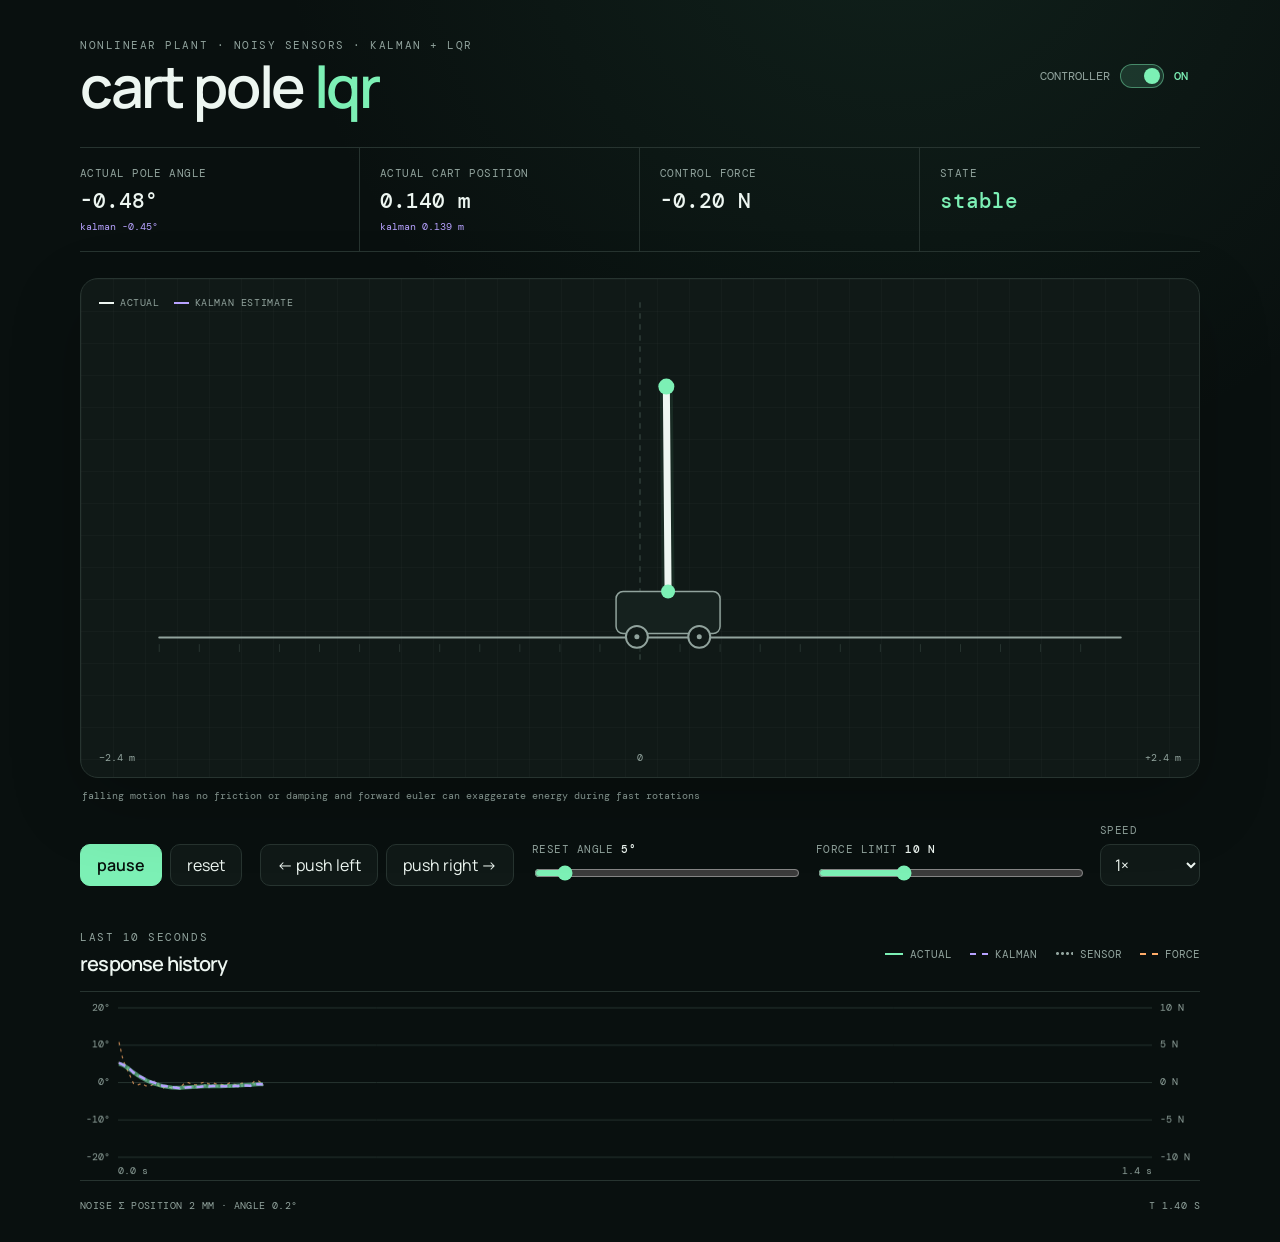
<file: animation/index.html>
<!DOCTYPE html>
<html lang="en">
<head>
    <meta charset="UTF-8">
    <meta name="viewport" content="width=device-width, initial-scale=1.0">
    <title>cart pole lqr</title>
    <link rel="preconnect" href="https://fonts.googleapis.com">
    <link rel="preconnect" href="https://fonts.gstatic.com" crossorigin>
    <link href="https://fonts.googleapis.com/css2?family=DM+Mono:wght@400;500&family=Manrope:wght@400;500;600;700&display=swap" rel="stylesheet">
    <link rel="stylesheet" href="style.css">
</head>
<body>
    <main class="app">
        <header class="topbar">
            <div>
                <p class="eyebrow">nonlinear plant · noisy sensors · kalman + lqr</p>
                <h1>cart pole <span>lqr</span></h1>
            </div>

            <div class="controller-switch">
                <span>controller</span>
                <label class="switch">
                    <input id="controller-toggle" type="checkbox" checked>
                    <span class="switch-track"></span>
                </label>
                <strong id="controller-state">on</strong>
            </div>
        </header>

        <section class="readouts" aria-label="current system state">
            <article>
                <span>actual pole angle</span>
                <strong id="angle-value">5.00°</strong>
                <small id="angle-estimate">kalman 0.00°</small>
            </article>
            <article>
                <span>actual cart position</span>
                <strong id="position-value">0.000 m</strong>
                <small id="position-estimate">kalman 0.000 m</small>
            </article>
            <article>
                <span>control force</span>
                <strong id="force-value">0.00 N</strong>
            </article>
            <article>
                <span>state</span>
                <strong id="status-value" class="status settling">settling</strong>
            </article>
        </section>

        <section class="stage-shell">
            <canvas id="sim-canvas" aria-label="animated cart pole simulation"></canvas>
            <div class="stage-legend">
                <span><i class="actual-key"></i>actual</span>
                <span><i class="estimate-key dashed"></i>kalman estimate</span>
            </div>
            <div class="stage-label left">−2.4 m</div>
            <div class="stage-label center">0</div>
            <div class="stage-label right">+2.4 m</div>
            <div id="paused-label" class="paused-label hidden">paused</div>
        </section>

        <p class="sim-note">falling motion has no friction or damping and forward euler can exaggerate energy during fast rotations</p>

        <section class="controls" aria-label="simulation controls">
            <div class="button-group">
                <button id="pause-button" class="button primary" type="button">pause</button>
                <button id="reset-button" class="button" type="button">reset</button>
            </div>

            <div class="button-group pushes">
                <button id="push-left" class="button" type="button">← push left</button>
                <button id="push-right" class="button" type="button">push right →</button>
            </div>

            <label class="field" for="angle-input">
                <span>reset angle <strong id="reset-angle-value">5°</strong></span>
                <input id="angle-input" type="range" min="1" max="45" value="5" step="0.5">
            </label>

            <label class="field" for="force-input">
                <span>force limit <strong id="force-limit-value">10 N</strong></span>
                <input id="force-input" type="range" min="1" max="30" value="10" step="0.5">
            </label>

            <label class="field compact" for="speed-input">
                <span>speed</span>
                <select id="speed-input">
                    <option value="0.5">0.5×</option>
                    <option value="1" selected>1×</option>
                    <option value="2">2×</option>
                </select>
            </label>
        </section>

        <section class="history">
            <div class="history-head">
                <div>
                    <p class="eyebrow">last 10 seconds</p>
                    <h2>response history</h2>
                </div>
                <div class="legend" aria-label="chart legend">
                    <span><i class="angle-key"></i>actual</span>
                    <span><i class="estimate-key"></i>kalman</span>
                    <span><i class="sensor-key"></i>sensor</span>
                    <span><i class="force-key"></i>force</span>
                </div>
            </div>
            <canvas id="chart-canvas" aria-label="angle and control force history"></canvas>
        </section>

        <footer>
            <span>noise σ position 2 mm · angle 0.2°</span>
            <span id="time-value">t 0.00 s</span>
        </footer>
    </main>

    <script src="sim.js"></script>
</body>
</html>
</file>
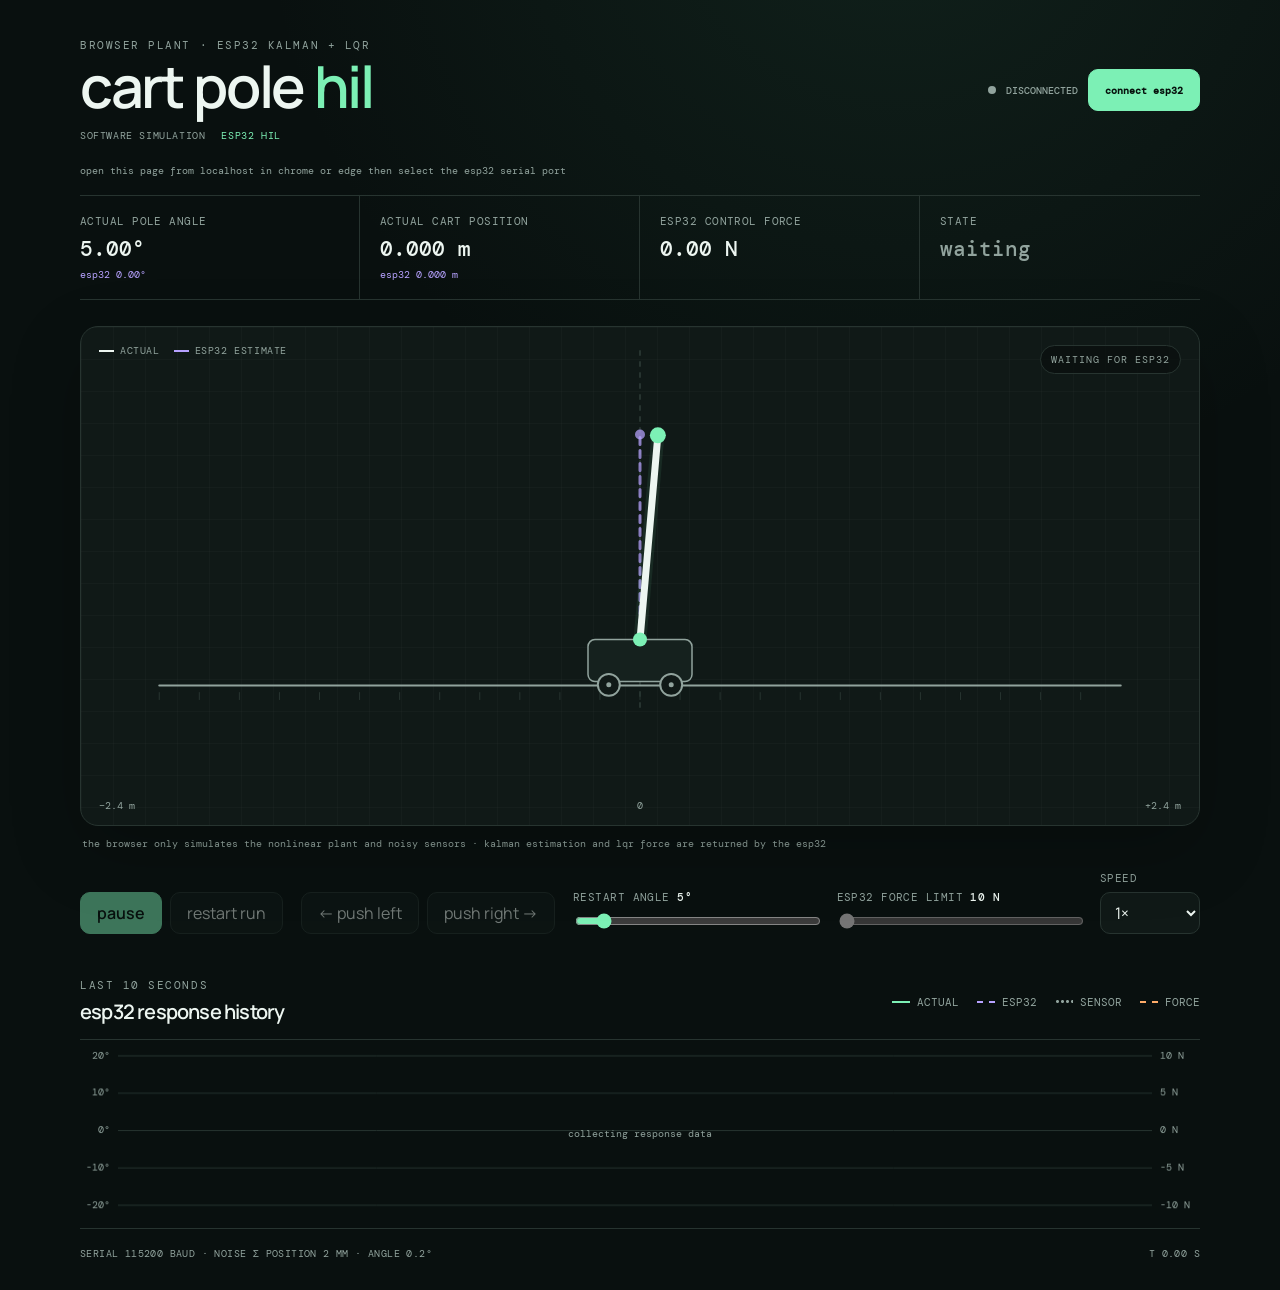
<file: animation/esp32.html>
<!DOCTYPE html>
<html lang="en">
<head>
    <meta charset="UTF-8">
    <meta name="viewport" content="width=device-width, initial-scale=1.0">
    <title>cart pole esp32 hil</title>
    <link rel="preconnect" href="https://fonts.googleapis.com">
    <link rel="preconnect" href="https://fonts.gstatic.com" crossorigin>
    <link href="https://fonts.googleapis.com/css2?family=DM+Mono:wght@400;500&family=Manrope:wght@400;500;600;700&display=swap" rel="stylesheet">
    <link rel="stylesheet" href="style.css">
</head>
<body data-mode="esp32">
    <main class="app">
        <header class="topbar">
            <div>
                <p class="eyebrow">browser plant · esp32 kalman + lqr</p>
                <h1>cart pole <span>hil</span></h1>
                <nav class="mode-nav" aria-label="simulation mode">
                    <a href="index.html">software simulation</a>
                    <span class="active">esp32 hil</span>
                </nav>
            </div>

            <div class="connection-panel">
                <span id="connection-dot" class="connection-dot"></span>
                <strong id="connection-state">disconnected</strong>
                <button id="connect-button" class="button primary" type="button">connect esp32</button>
            </div>
        </header>

        <p id="serial-message" class="serial-message">open this page from localhost in chrome or edge then select the esp32 serial port</p>

        <section class="readouts" aria-label="current system state">
            <article>
                <span>actual pole angle</span>
                <strong id="angle-value">5.00°</strong>
                <small id="angle-estimate">esp32 0.00°</small>
            </article>
            <article>
                <span>actual cart position</span>
                <strong id="position-value">0.000 m</strong>
                <small id="position-estimate">esp32 0.000 m</small>
            </article>
            <article>
                <span>esp32 control force</span>
                <strong id="force-value">0.00 N</strong>
            </article>
            <article>
                <span>state</span>
                <strong id="status-value" class="status waiting">waiting</strong>
            </article>
        </section>

        <section class="stage-shell">
            <canvas id="sim-canvas" aria-label="esp32 hardware in the loop cart pole simulation"></canvas>
            <div class="stage-legend">
                <span><i class="actual-key"></i>actual</span>
                <span><i class="estimate-key dashed"></i>esp32 estimate</span>
            </div>
            <div class="stage-label left">−2.4 m</div>
            <div class="stage-label center">0</div>
            <div class="stage-label right">+2.4 m</div>
            <div id="paused-label" class="paused-label">waiting for esp32</div>
        </section>

        <p class="sim-note">the browser only simulates the nonlinear plant and noisy sensors · kalman estimation and lqr force are returned by the esp32</p>

        <section class="controls" aria-label="simulation controls">
            <div class="button-group">
                <button id="pause-button" class="button primary" type="button" disabled>pause</button>
                <button id="reset-button" class="button" type="button" disabled>restart run</button>
            </div>

            <div class="button-group pushes">
                <button id="push-left" class="button" type="button" disabled>← push left</button>
                <button id="push-right" class="button" type="button" disabled>push right →</button>
            </div>

            <label class="field" for="angle-input">
                <span>restart angle <strong id="reset-angle-value">5°</strong></span>
                <input id="angle-input" type="range" min="1" max="45" value="5" step="0.5">
            </label>

            <label class="field" for="force-input">
                <span>esp32 force limit <strong id="force-limit-value">10 N</strong></span>
                <input id="force-input" type="range" min="10" max="10" value="10" step="1" disabled>
            </label>

            <label class="field compact" for="speed-input">
                <span>speed</span>
                <select id="speed-input">
                    <option value="0.5">0.5×</option>
                    <option value="1" selected>1×</option>
                    <option value="2">2×</option>
                </select>
            </label>
        </section>

        <section class="history">
            <div class="history-head">
                <div>
                    <p class="eyebrow">last 10 seconds</p>
                    <h2>esp32 response history</h2>
                </div>
                <div class="legend" aria-label="chart legend">
                    <span><i class="angle-key"></i>actual</span>
                    <span><i class="estimate-key"></i>esp32</span>
                    <span><i class="sensor-key"></i>sensor</span>
                    <span><i class="force-key"></i>force</span>
                </div>
            </div>
            <canvas id="chart-canvas" aria-label="actual state and esp32 response history"></canvas>
        </section>

        <footer>
            <span>serial 115200 baud · noise σ position 2 mm · angle 0.2°</span>
            <span id="time-value">t 0.00 s</span>
        </footer>
    </main>

    <input id="controller-toggle" type="checkbox" checked hidden>
    <span id="controller-state" hidden>on</span>
    <script src="sim.js"></script>
</body>
</html>
</file>
<file: animation/style.css>
:root {
    color-scheme: dark;
    --background: #09100f;
    --surface: #101917;
    --surface-raised: #15211e;
    --line: #273430;
    --text: #edf6f1;
    --muted: #91a39d;
    --green: #7cf0b5;
    --green-soft: rgba(124, 240, 181, 0.14);
    --purple: #b7a2ff;
    --orange: #ffac69;
    --red: #ff7777;
}

* {
    box-sizing: border-box;
}

body {
    margin: 0;
    min-width: 320px;
    min-height: 100vh;
    background:
        radial-gradient(circle at 70% -10%, rgba(55, 122, 91, 0.16), transparent 38%),
        var(--background);
    color: var(--text);
    font-family: "Manrope", sans-serif;
}

button,
input,
select {
    font: inherit;
}

.app {
    width: min(1120px, calc(100% - 32px));
    margin: 0 auto;
    padding: 38px 0 30px;
}

.topbar,
.history-head,
footer {
    display: flex;
    align-items: center;
    justify-content: space-between;
    gap: 20px;
}

.eyebrow {
    margin: 0 0 6px;
    color: var(--muted);
    font-family: "DM Mono", monospace;
    font-size: 11px;
    letter-spacing: 0.14em;
    text-transform: uppercase;
}

h1,
h2 {
    margin: 0;
    font-weight: 600;
    letter-spacing: -0.04em;
}

h1 {
    font-size: clamp(32px, 6vw, 58px);
    line-height: 0.95;
}

h1 span {
    color: var(--green);
}

.mode-nav {
    display: flex;
    gap: 16px;
    margin-top: 16px;
    font-family: "DM Mono", monospace;
    font-size: 10px;
    letter-spacing: 0.06em;
    text-transform: uppercase;
}

.mode-nav a,
.mode-nav span {
    color: var(--muted);
    text-decoration: none;
}

.mode-nav a:hover {
    color: var(--text);
}

.mode-nav .active {
    color: var(--green);
}

h2 {
    font-size: 20px;
}

.controller-switch {
    display: flex;
    align-items: center;
    gap: 10px;
    color: var(--muted);
    font-family: "DM Mono", monospace;
    font-size: 12px;
    text-transform: uppercase;
}

.controller-switch strong {
    min-width: 26px;
    color: var(--green);
    font-weight: 500;
}

.connection-panel {
    display: flex;
    align-items: center;
    justify-content: flex-end;
    gap: 10px;
    flex-wrap: wrap;
    font-family: "DM Mono", monospace;
    font-size: 10px;
    text-transform: uppercase;
}

.connection-panel strong {
    color: var(--muted);
    font-weight: 500;
}

.connection-dot {
    width: 8px;
    height: 8px;
    border-radius: 50%;
    background: var(--muted);
}

.connection-dot.connected {
    background: var(--green);
    box-shadow: 0 0 16px rgba(124, 240, 181, 0.65);
}

.serial-message {
    margin: 22px 0 -16px;
    color: var(--muted);
    font-family: "DM Mono", monospace;
    font-size: 10px;
}

.serial-message.error {
    color: var(--red);
}

.switch {
    display: inline-flex;
    cursor: pointer;
}

.switch input {
    position: absolute;
    opacity: 0;
    pointer-events: none;
}

.switch-track {
    position: relative;
    width: 44px;
    height: 24px;
    border: 1px solid var(--line);
    border-radius: 999px;
    background: var(--surface);
    transition: 180ms ease;
}

.switch-track::after {
    content: "";
    position: absolute;
    top: 3px;
    left: 3px;
    width: 16px;
    height: 16px;
    border-radius: 50%;
    background: var(--muted);
    transition: 180ms ease;
}

.switch input:checked + .switch-track {
    border-color: rgba(124, 240, 181, 0.45);
    background: var(--green-soft);
}

.switch input:checked + .switch-track::after {
    transform: translateX(20px);
    background: var(--green);
}

.switch input:focus-visible + .switch-track,
button:focus-visible,
input:focus-visible,
select:focus-visible {
    outline: 2px solid var(--green);
    outline-offset: 3px;
}

.readouts {
    display: grid;
    grid-template-columns: repeat(4, 1fr);
    margin-top: 34px;
    border-top: 1px solid var(--line);
    border-bottom: 1px solid var(--line);
}

.readouts article {
    padding: 18px 20px;
    border-right: 1px solid var(--line);
}

.readouts article:first-child {
    padding-left: 0;
}

.readouts article:last-child {
    border-right: 0;
}

.readouts span,
.field span {
    display: block;
    margin-bottom: 7px;
    color: var(--muted);
    font-family: "DM Mono", monospace;
    font-size: 11px;
    letter-spacing: 0.04em;
    text-transform: uppercase;
}

.readouts strong {
    display: block;
    font-family: "DM Mono", monospace;
    font-size: clamp(16px, 2vw, 21px);
    font-weight: 500;
}

.readouts small {
    display: block;
    margin-top: 5px;
    color: var(--purple);
    font-family: "DM Mono", monospace;
    font-size: 10px;
}

.status.stable {
    color: var(--green);
}

.status.settling {
    color: var(--orange);
}

.status.falling {
    color: var(--red);
}

.status.waiting {
    color: var(--muted);
}

.stage-shell {
    position: relative;
    height: clamp(330px, 47vw, 500px);
    margin-top: 26px;
    overflow: hidden;
    border: 1px solid var(--line);
    border-radius: 18px;
    background:
        linear-gradient(rgba(255,255,255,0.018) 1px, transparent 1px),
        linear-gradient(90deg, rgba(255,255,255,0.018) 1px, transparent 1px),
        var(--surface);
    background-size: 32px 32px;
    box-shadow: 0 24px 70px rgba(0, 0, 0, 0.22);
}

#sim-canvas,
#chart-canvas {
    display: block;
    width: 100%;
    height: 100%;
}

.stage-label {
    position: absolute;
    bottom: 13px;
    color: var(--muted);
    font-family: "DM Mono", monospace;
    font-size: 10px;
}

.stage-label.left {
    left: 18px;
}

.stage-label.center {
    left: 50%;
    transform: translateX(-50%);
}

.stage-label.right {
    right: 18px;
}

.paused-label {
    position: absolute;
    top: 18px;
    right: 18px;
    padding: 7px 10px;
    border: 1px solid var(--line);
    border-radius: 999px;
    background: rgba(9, 16, 15, 0.78);
    color: var(--muted);
    font-family: "DM Mono", monospace;
    font-size: 10px;
    letter-spacing: 0.1em;
    text-transform: uppercase;
}

.stage-legend {
    position: absolute;
    top: 17px;
    left: 18px;
    display: flex;
    gap: 14px;
    color: var(--muted);
    font-family: "DM Mono", monospace;
    font-size: 10px;
    letter-spacing: 0.06em;
    text-transform: uppercase;
}

.stage-legend span {
    display: flex;
    align-items: center;
    gap: 6px;
}

.stage-legend i {
    width: 15px;
    height: 2px;
}

.stage-legend .dashed {
    height: 0;
    border-top: 2px dashed var(--purple);
}

.hidden {
    display: none;
}

.sim-note {
    margin: 10px 2px 0;
    color: var(--muted);
    font-family: "DM Mono", monospace;
    font-size: 10px;
    line-height: 1.5;
}

.controls {
    display: grid;
    grid-template-columns: auto auto minmax(150px, 1fr) minmax(150px, 1fr) 100px;
    align-items: end;
    gap: 18px;
    margin-top: 20px;
}

.button-group {
    display: flex;
    gap: 8px;
}

.button {
    min-height: 42px;
    padding: 0 16px;
    border: 1px solid var(--line);
    border-radius: 10px;
    background: var(--surface);
    color: var(--text);
    cursor: pointer;
    transition: 150ms ease;
}

.button:hover {
    border-color: #40524c;
    background: var(--surface-raised);
    transform: translateY(-1px);
}

.button:active {
    transform: translateY(0);
}

.button:disabled {
    cursor: not-allowed;
    opacity: 0.45;
    transform: none;
}

.button.primary {
    border-color: var(--green);
    background: var(--green);
    color: #07110d;
    font-weight: 600;
}

.field {
    display: block;
}

.field strong {
    color: var(--text);
    font-weight: 500;
}

input[type="range"] {
    width: 100%;
    accent-color: var(--green);
}

select {
    width: 100%;
    height: 42px;
    padding: 0 10px;
    border: 1px solid var(--line);
    border-radius: 10px;
    background: var(--surface);
    color: var(--text);
}

.history {
    margin-top: 44px;
}

.legend {
    display: flex;
    flex-wrap: wrap;
    gap: 18px;
    color: var(--muted);
    font-family: "DM Mono", monospace;
    font-size: 11px;
    text-transform: uppercase;
}

.legend span {
    display: flex;
    align-items: center;
    gap: 7px;
}

.legend i {
    width: 18px;
    height: 2px;
}

.angle-key {
    background: var(--green);
}

.actual-key {
    background: var(--text);
}

.estimate-key {
    background: var(--purple);
}

.legend .estimate-key {
    height: 0;
    border-top: 2px dashed var(--purple);
    background: transparent;
}

.sensor-key {
    height: 5px !important;
    background: radial-gradient(circle, var(--muted) 1px, transparent 2px);
    background-size: 5px 5px;
}

.force-key {
    height: 0 !important;
    border-top: 2px dashed var(--orange);
}

#chart-canvas {
    height: 190px;
    margin-top: 14px;
    border-top: 1px solid var(--line);
    border-bottom: 1px solid var(--line);
}

footer {
    margin-top: 18px;
    color: var(--muted);
    font-family: "DM Mono", monospace;
    font-size: 10px;
    letter-spacing: 0.04em;
    text-transform: uppercase;
}

@media (max-width: 850px) {
    .controls {
        grid-template-columns: 1fr 1fr;
    }

    .field {
        grid-column: auto;
    }
}

@media (max-width: 620px) {
    .app {
        width: min(100% - 20px, 1120px);
        padding-top: 24px;
    }

    .topbar {
        align-items: flex-end;
    }

    .connection-panel {
        max-width: 150px;
    }

    .connection-panel strong,
    .connection-dot {
        display: none;
    }

    .controller-switch > span:first-child {
        display: none;
    }

    .readouts {
        grid-template-columns: 1fr 1fr;
    }

    .readouts article,
    .readouts article:first-child {
        padding: 14px 12px;
        border-bottom: 1px solid var(--line);
    }

    .readouts article:nth-child(2) {
        border-right: 0;
    }

    .readouts article:nth-child(3),
    .readouts article:nth-child(4) {
        border-bottom: 0;
    }

    .controls {
        grid-template-columns: 1fr;
    }

    .button-group,
    .button {
        width: 100%;
    }

    .button {
        padding-inline: 10px;
    }

    .history-head {
        align-items: flex-start;
        flex-direction: column;
        gap: 12px;
    }

    footer {
        align-items: flex-start;
        flex-direction: column;
        gap: 7px;
    }
}

@media (prefers-reduced-motion: reduce) {
    *,
    *::before,
    *::after {
        transition-duration: 0.01ms !important;
    }
}
</file>
